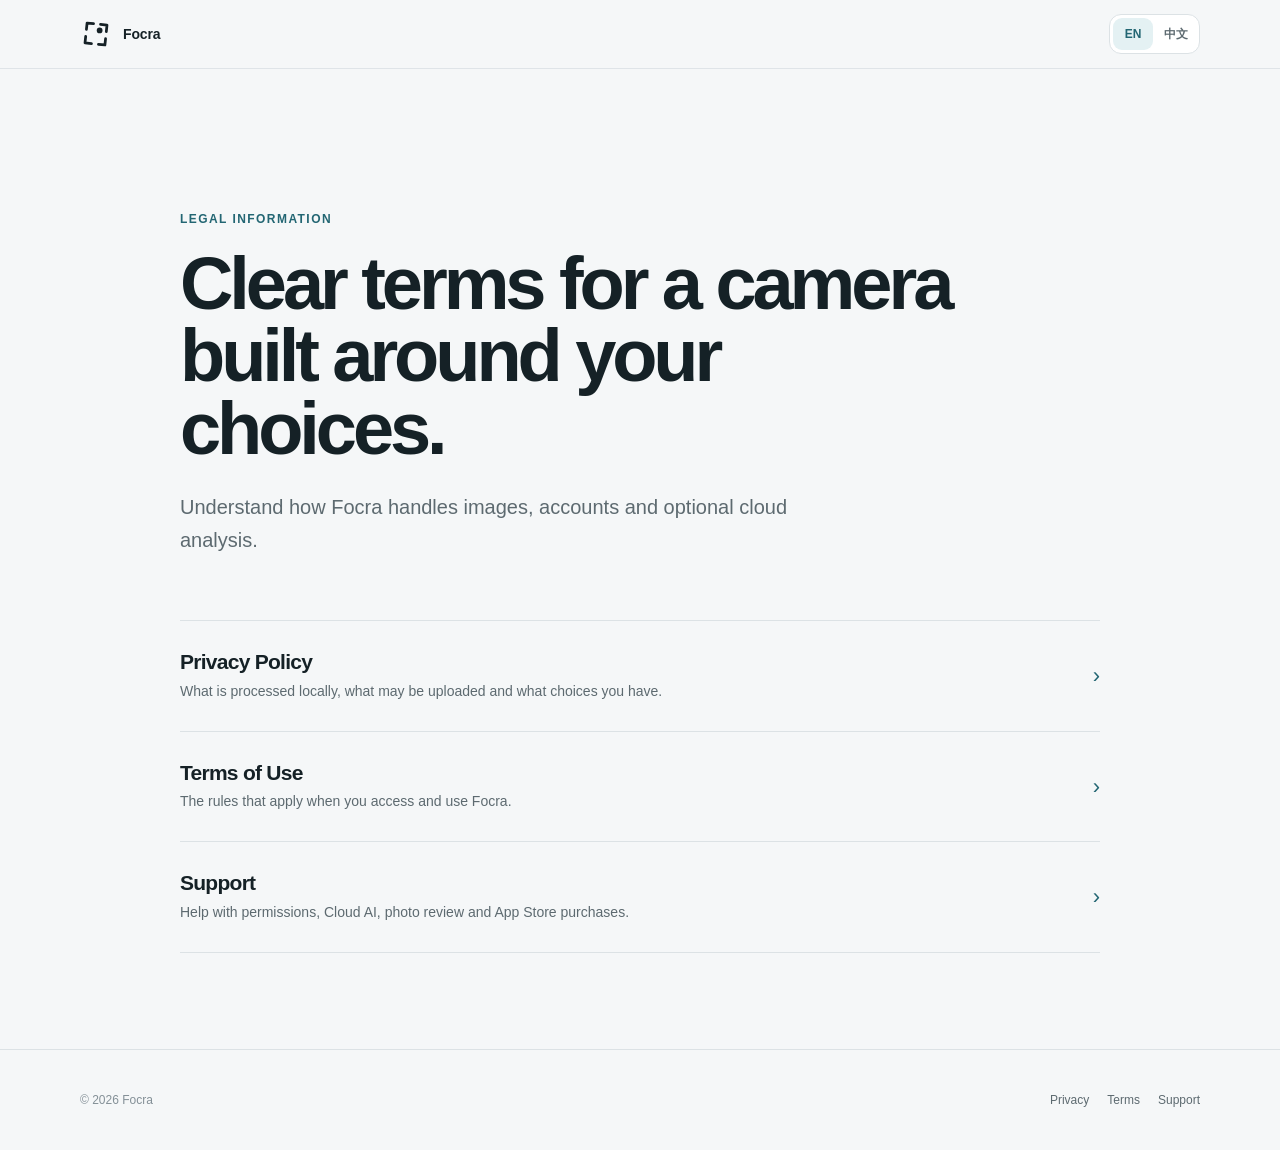
<file: index.html>
<!doctype html>
<html lang="en">
<head>
  <meta charset="utf-8">
  <meta name="viewport" content="width=device-width, initial-scale=1">
  <meta name="description" content="Legal information for Focra.">
  <meta name="theme-color" content="#f5f7f8">
  <meta property="og:title" content="Focra | Legal">
  <meta property="og:description" content="Privacy and terms for Focra.">
  <meta property="og:type" content="website">
  <meta property="og:url" content="https://focra.app/">
  <meta property="og:image" content="https://focra.app/assets/focra-social-card.png">
  <meta name="twitter:card" content="summary_large_image">
  <title>Focra | Legal</title>
  <link rel="icon" href="./assets/focra-logo.svg" type="image/svg+xml">
  <link rel="apple-touch-icon" href="./assets/focra-app-icon.png">
  <link rel="stylesheet" href="./assets/legal.css">
</head>
<body>
  <header class="site-header">
    <nav class="nav" aria-label="Primary navigation">
      <a class="brand" href="./" aria-label="Focra home"><span class="brand-logo" aria-hidden="true"></span><span class="brand-text">Focra</span></a>
      <div class="language-switch" aria-label="Language"><button type="button" data-language-button="en">EN</button><button type="button" data-language-button="zh">中文</button></div>
    </nav>
  </header>
  <main class="hub">
    <div data-lang="en">
      <p class="eyebrow">Legal information</p>
      <h1>Clear terms for a camera built around your choices.</h1>
      <p class="lede">Understand how Focra handles images, accounts and optional cloud analysis.</p>
      <div class="hub-list">
        <a class="hub-item" href="./privacy/"><span><h2>Privacy Policy</h2><p>What is processed locally, what may be uploaded and what choices you have.</p></span><span class="hub-arrow" aria-hidden="true">›</span></a>
        <a class="hub-item" href="./terms/"><span><h2>Terms of Use</h2><p>The rules that apply when you access and use Focra.</p></span><span class="hub-arrow" aria-hidden="true">›</span></a>
        <a class="hub-item" href="./support/"><span><h2>Support</h2><p>Help with permissions, Cloud AI, photo review and App Store purchases.</p></span><span class="hub-arrow" aria-hidden="true">›</span></a>
      </div>
    </div>
    <div data-lang="zh" hidden>
      <p class="eyebrow">法律信息</p>
      <h1>清楚说明你的权利，以及我们如何处理数据。</h1>
      <p class="lede">了解 Focra 如何处理图像、账号以及可选的云端 AI 分析。</p>
      <div class="hub-list">
        <a class="hub-item" href="./privacy/?lang=zh"><span><h2>隐私政策</h2><p>哪些数据在设备端处理、哪些内容可能上传，以及你拥有的选择。</p></span><span class="hub-arrow" aria-hidden="true">›</span></a>
        <a class="hub-item" href="./terms/?lang=zh"><span><h2>用户协议</h2><p>访问和使用 Focra 时适用的基本规则。</p></span><span class="hub-arrow" aria-hidden="true">›</span></a>
        <a class="hub-item" href="./support/?lang=zh"><span><h2>支持</h2><p>查看权限、云端 AI、照片点评和 App Store 购买的常见解决方法。</p></span><span class="hub-arrow" aria-hidden="true">›</span></a>
      </div>
    </div>
  </main>
  <footer class="site-footer"><div class="footer-inner"><span>© 2026 Focra</span><div class="footer-links"><a href="./privacy/">Privacy</a><a href="./terms/">Terms</a><a href="./support/">Support</a></div></div></footer>
  <script src="./assets/legal.js"></script>
</body>
</html>
</file>
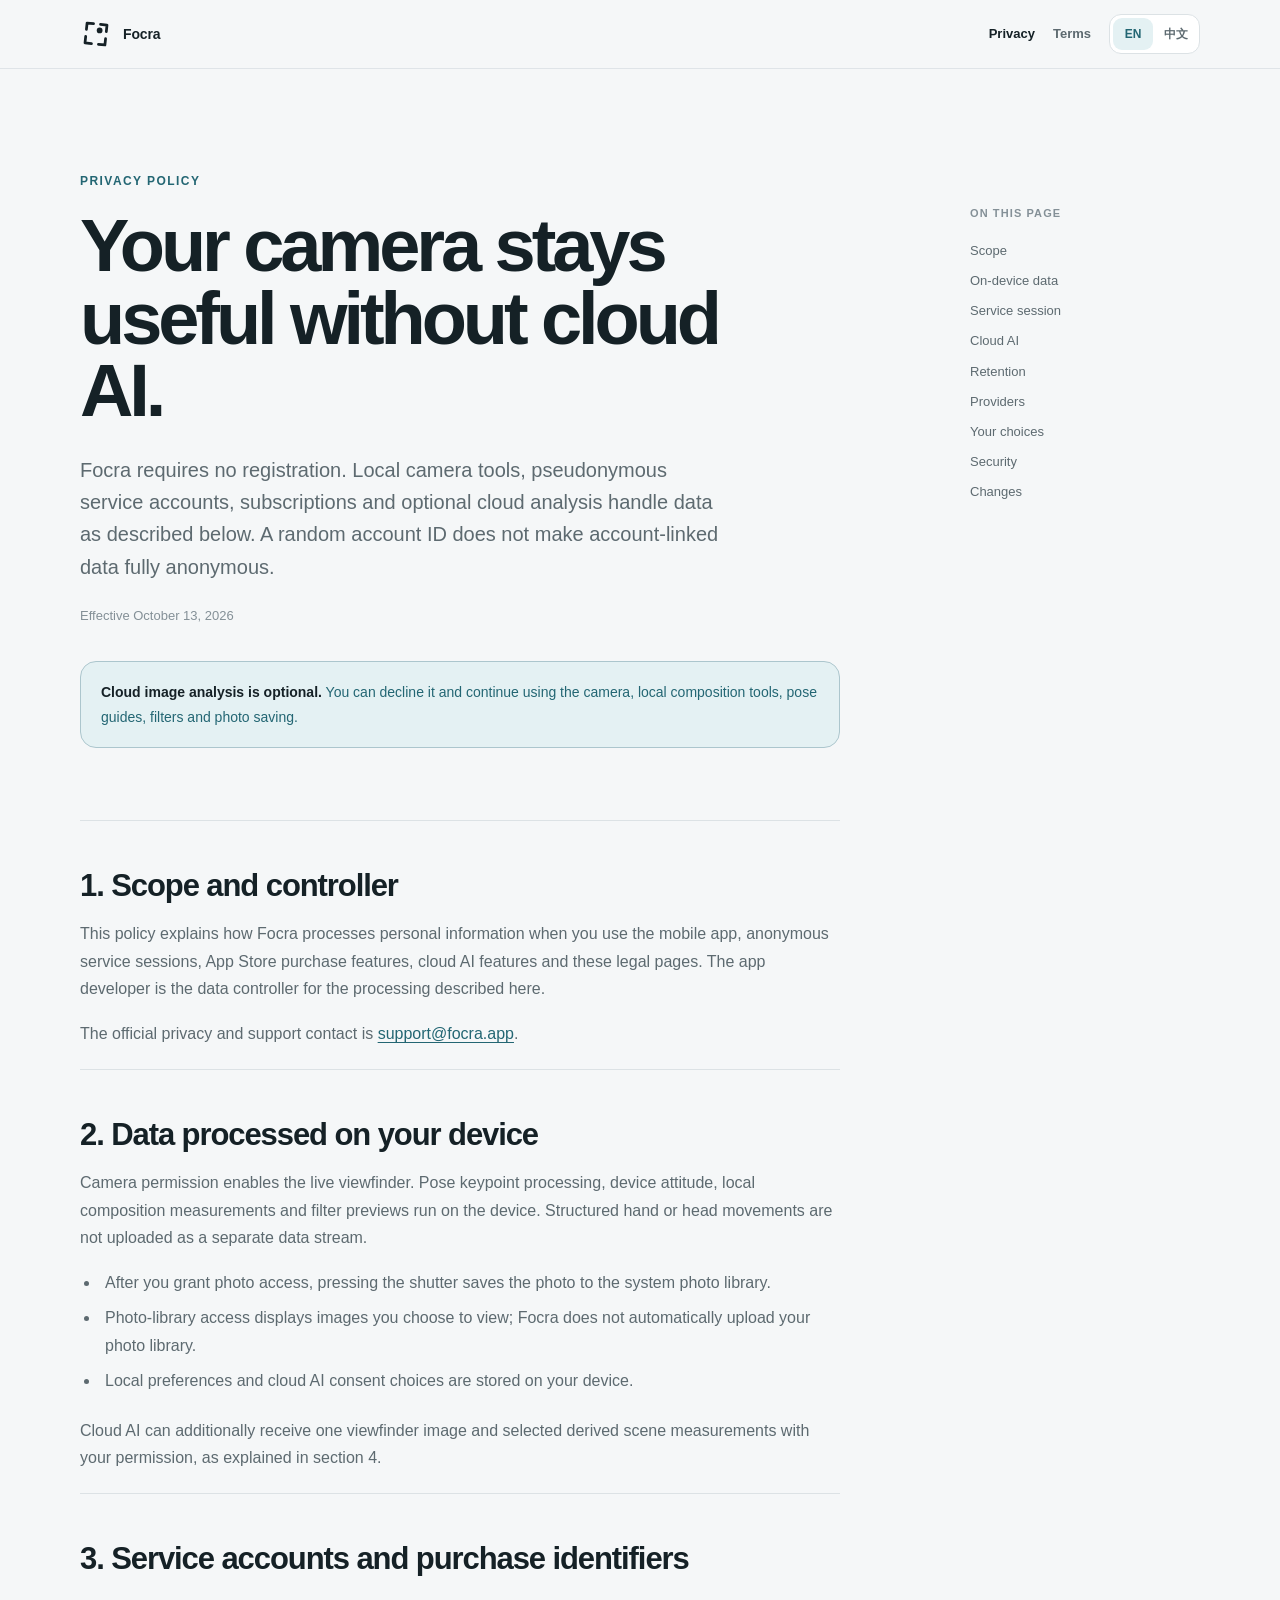
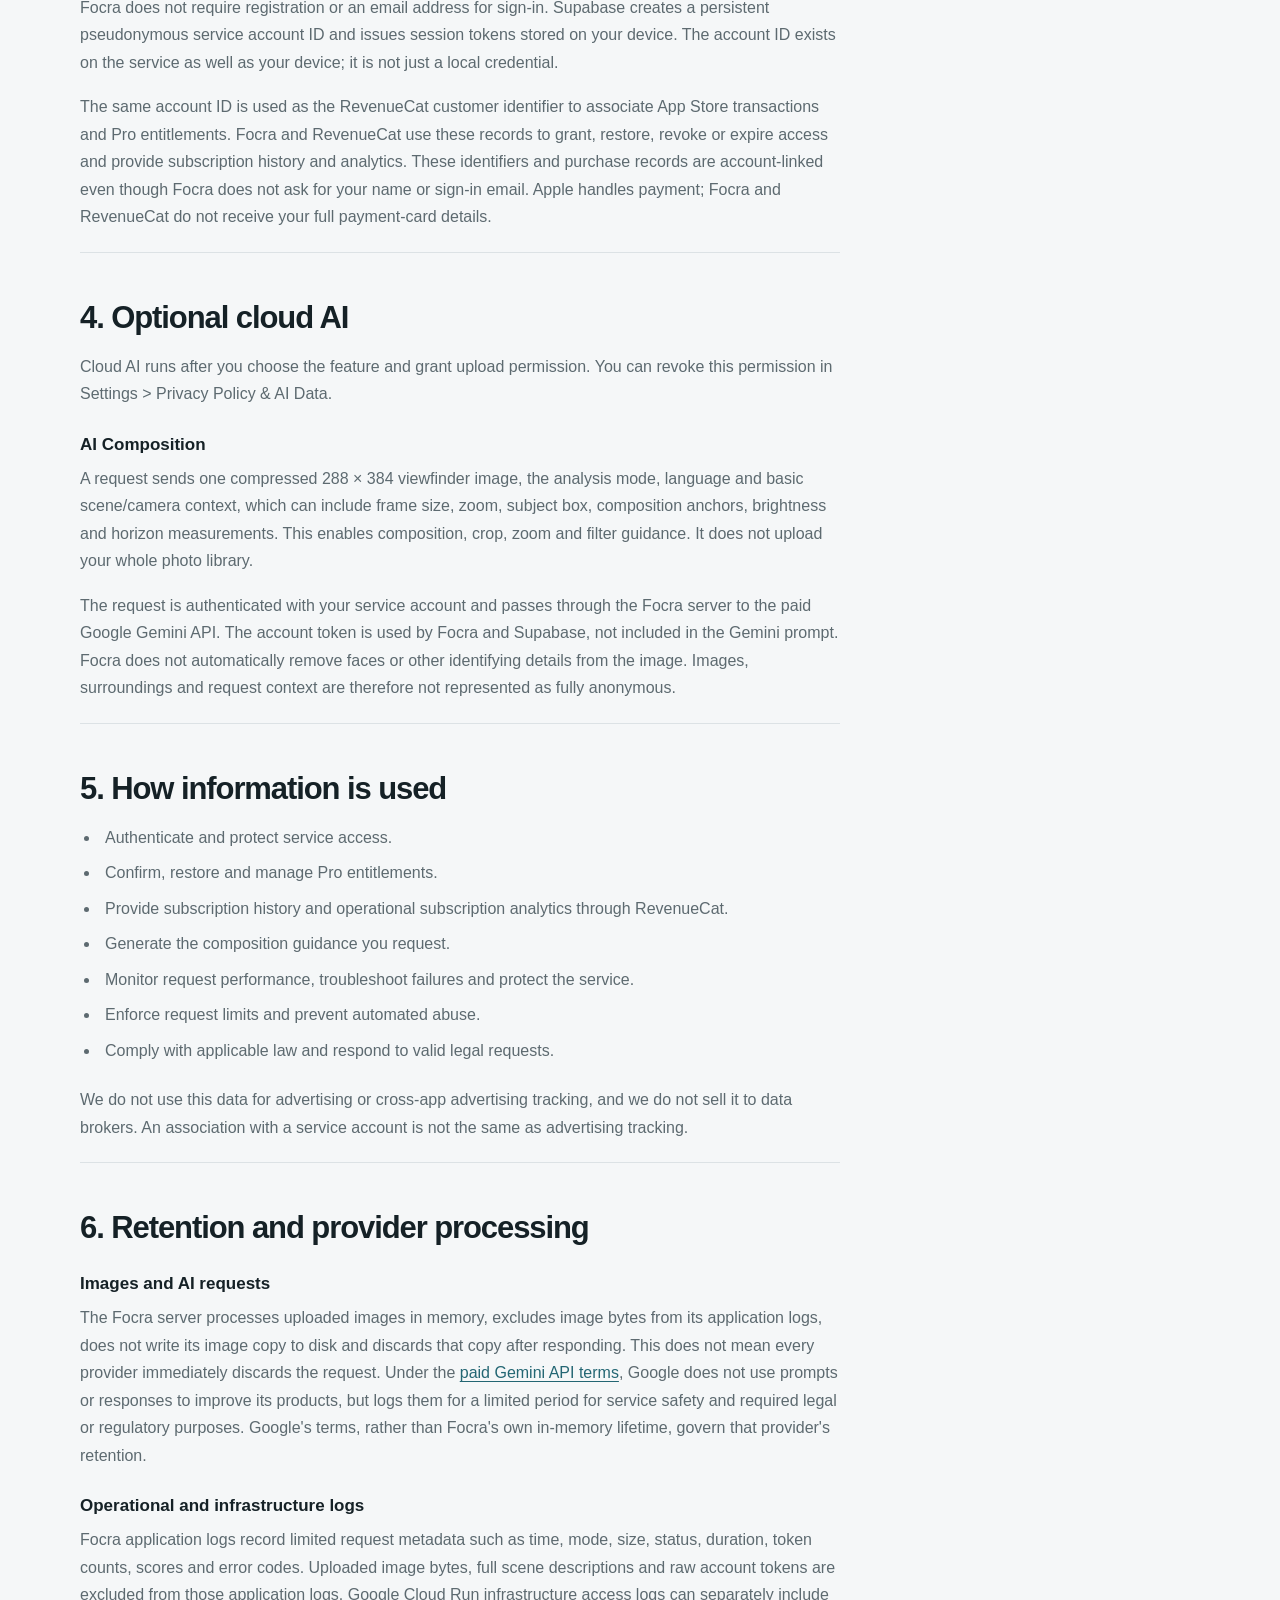
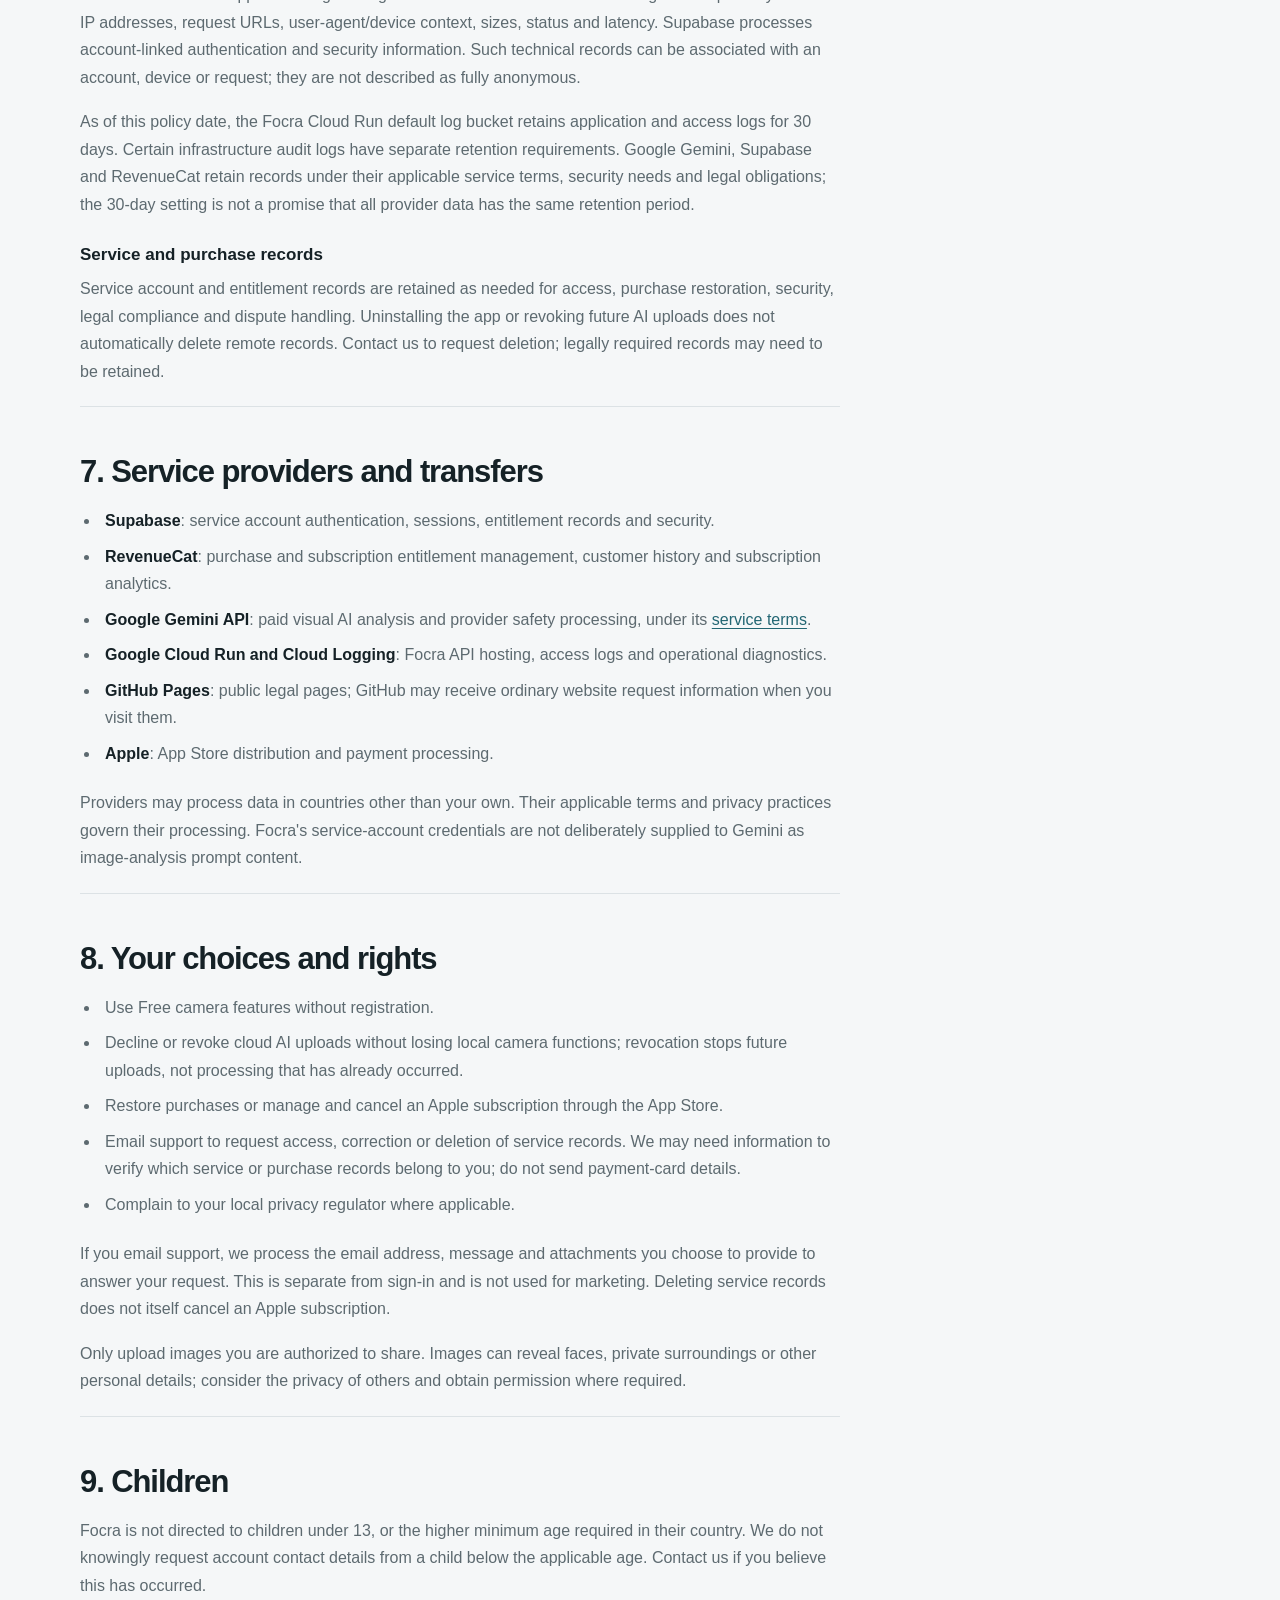
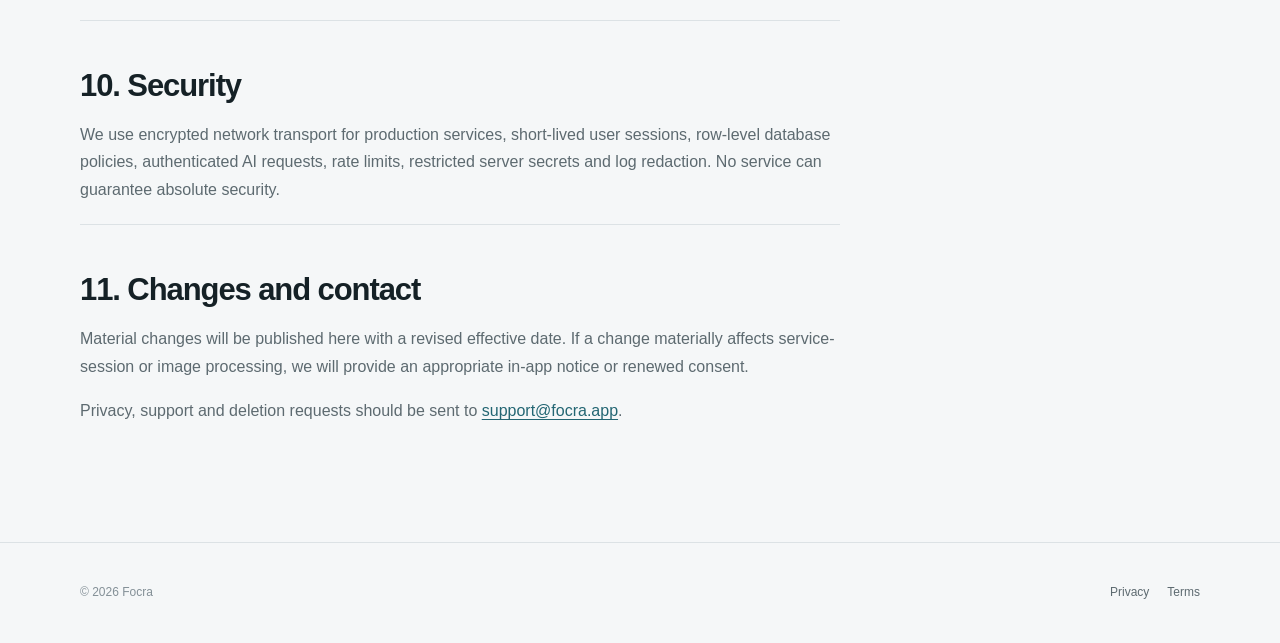
<file: privacy/index.html>
<!doctype html>
<html lang="en">
<head>
  <meta charset="utf-8">
  <meta name="viewport" content="width=device-width, initial-scale=1">
  <meta name="description" content="Privacy Policy for Focra.">
  <meta name="robots" content="index,follow">
  <meta name="theme-color" content="#f5f7f8">
  <meta property="og:title" content="Privacy Policy | Focra">
  <meta property="og:description" content="How Focra handles images, anonymous service sessions, App Store purchases and optional cloud AI.">
  <meta property="og:type" content="website">
  <meta property="og:url" content="https://focra.app/privacy/">
  <meta property="og:image" content="https://focra.app/assets/focra-social-card.png">
  <meta name="twitter:card" content="summary_large_image">
  <title>Privacy Policy | Focra</title>
  <link rel="canonical" href="https://focra.app/privacy/">
  <link rel="icon" href="../assets/focra-logo.svg" type="image/svg+xml">
  <link rel="apple-touch-icon" href="../assets/focra-app-icon.png">
  <link rel="stylesheet" href="../assets/legal.css">
</head>
<body>
  <header class="site-header">
    <nav class="nav" aria-label="Primary navigation">
      <a class="brand" href="../" aria-label="Focra home"><span class="brand-logo" aria-hidden="true"></span><span class="brand-text">Focra</span></a>
      <div class="nav-actions"><a class="nav-link" aria-current="page" href="./">Privacy</a><a class="nav-link" href="../terms/">Terms</a><div class="language-switch" aria-label="Language"><button type="button" data-language-button="en">EN</button><button type="button" data-language-button="zh">中文</button></div></div>
    </nav>
  </header>
  <div class="shell">
    <main class="document">
      <article data-lang="en">
        <header class="hero"><p class="eyebrow">Privacy Policy</p><h1>Your camera stays useful without cloud AI.</h1><p class="lede">Focra requires no registration. Local camera tools, pseudonymous service accounts, subscriptions and optional cloud analysis handle data as described below. A random account ID does not make account-linked data fully anonymous.</p><p class="effective">Effective October 13, 2026</p><div class="notice"><strong>Cloud image analysis is optional.</strong> You can decline it and continue using the camera, local composition tools, pose guides, filters and photo saving.</div></header>
        <section class="legal-section" id="scope"><h2>1. Scope and controller</h2><p>This policy explains how Focra processes personal information when you use the mobile app, anonymous service sessions, App Store purchase features, cloud AI features and these legal pages. The app developer is the data controller for the processing described here.</p><p>The official privacy and support contact is <a href="mailto:support@focra.app">support@focra.app</a>.</p></section>
        <section class="legal-section" id="local"><h2>2. Data processed on your device</h2><p>Camera permission enables the live viewfinder. Pose keypoint processing, device attitude, local composition measurements and filter previews run on the device. Structured hand or head movements are not uploaded as a separate data stream.</p><ul><li>After you grant photo access, pressing the shutter saves the photo to the system photo library.</li><li>Photo-library access displays images you choose to view; Focra does not automatically upload your photo library.</li><li>Local preferences and cloud AI consent choices are stored on your device.</li></ul><p>Cloud AI can additionally receive one viewfinder image and selected derived scene measurements with your permission, as explained in section 4.</p></section>
        <section class="legal-section" id="session"><h2>3. Service accounts and purchase identifiers</h2><p>Focra does not require registration or an email address for sign-in. Supabase creates a persistent pseudonymous service account ID and issues session tokens stored on your device. The account ID exists on the service as well as your device; it is not just a local credential.</p><p>The same account ID is used as the RevenueCat customer identifier to associate App Store transactions and Pro entitlements. Focra and RevenueCat use these records to grant, restore, revoke or expire access and provide subscription history and analytics. These identifiers and purchase records are account-linked even though Focra does not ask for your name or sign-in email. Apple handles payment; Focra and RevenueCat do not receive your full payment-card details.</p></section>
        <section class="legal-section" id="ai"><h2>4. Optional cloud AI</h2><p>Cloud AI runs after you choose the feature and grant upload permission. You can revoke this permission in Settings &gt; Privacy Policy &amp; AI Data.</p><h3>AI Composition</h3><p>A request sends one compressed 288 × 384 viewfinder image, the analysis mode, language and basic scene/camera context, which can include frame size, zoom, subject box, composition anchors, brightness and horizon measurements. This enables composition, crop, zoom and filter guidance. It does not upload your whole photo library.</p><p>The request is authenticated with your service account and passes through the Focra server to the paid Google Gemini API. The account token is used by Focra and Supabase, not included in the Gemini prompt. Focra does not automatically remove faces or other identifying details from the image. Images, surroundings and request context are therefore not represented as fully anonymous.</p></section>
        <section class="legal-section" id="use"><h2>5. How information is used</h2><ul><li>Authenticate and protect service access.</li><li>Confirm, restore and manage Pro entitlements.</li><li>Provide subscription history and operational subscription analytics through RevenueCat.</li><li>Generate the composition guidance you request.</li><li>Monitor request performance, troubleshoot failures and protect the service.</li><li>Enforce request limits and prevent automated abuse.</li><li>Comply with applicable law and respond to valid legal requests.</li></ul><p>We do not use this data for advertising or cross-app advertising tracking, and we do not sell it to data brokers. An association with a service account is not the same as advertising tracking.</p></section>
        <section class="legal-section" id="retention"><h2>6. Retention and provider processing</h2><h3>Images and AI requests</h3><p>The Focra server processes uploaded images in memory, excludes image bytes from its application logs, does not write its image copy to disk and discards that copy after responding. This does not mean every provider immediately discards the request. Under the <a href="https://ai.google.dev/gemini-api/terms#paid-services">paid Gemini API terms</a>, Google does not use prompts or responses to improve its products, but logs them for a limited period for service safety and required legal or regulatory purposes. Google's terms, rather than Focra's own in-memory lifetime, govern that provider's retention.</p><h3>Operational and infrastructure logs</h3><p>Focra application logs record limited request metadata such as time, mode, size, status, duration, token counts, scores and error codes. Uploaded image bytes, full scene descriptions and raw account tokens are excluded from those application logs. Google Cloud Run infrastructure access logs can separately include IP addresses, request URLs, user-agent/device context, sizes, status and latency. Supabase processes account-linked authentication and security information. Such technical records can be associated with an account, device or request; they are not described as fully anonymous.</p><p>As of this policy date, the Focra Cloud Run default log bucket retains application and access logs for 30 days. Certain infrastructure audit logs have separate retention requirements. Google Gemini, Supabase and RevenueCat retain records under their applicable service terms, security needs and legal obligations; the 30-day setting is not a promise that all provider data has the same retention period.</p><h3>Service and purchase records</h3><p>Service account and entitlement records are retained as needed for access, purchase restoration, security, legal compliance and dispute handling. Uninstalling the app or revoking future AI uploads does not automatically delete remote records. Contact us to request deletion; legally required records may need to be retained.</p></section>
        <section class="legal-section" id="providers"><h2>7. Service providers and transfers</h2><ul><li><strong>Supabase</strong>: service account authentication, sessions, entitlement records and security.</li><li><strong>RevenueCat</strong>: purchase and subscription entitlement management, customer history and subscription analytics.</li><li><strong>Google Gemini API</strong>: paid visual AI analysis and provider safety processing, under its <a href="https://ai.google.dev/gemini-api/terms">service terms</a>.</li><li><strong>Google Cloud Run and Cloud Logging</strong>: Focra API hosting, access logs and operational diagnostics.</li><li><strong>GitHub Pages</strong>: public legal pages; GitHub may receive ordinary website request information when you visit them.</li><li><strong>Apple</strong>: App Store distribution and payment processing.</li></ul><p>Providers may process data in countries other than your own. Their applicable terms and privacy practices govern their processing. Focra's service-account credentials are not deliberately supplied to Gemini as image-analysis prompt content.</p></section>
        <section class="legal-section" id="choices"><h2>8. Your choices and rights</h2><ul><li>Use Free camera features without registration.</li><li>Decline or revoke cloud AI uploads without losing local camera functions; revocation stops future uploads, not processing that has already occurred.</li><li>Restore purchases or manage and cancel an Apple subscription through the App Store.</li><li>Email support to request access, correction or deletion of service records. We may need information to verify which service or purchase records belong to you; do not send payment-card details.</li><li>Complain to your local privacy regulator where applicable.</li></ul><p>If you email support, we process the email address, message and attachments you choose to provide to answer your request. This is separate from sign-in and is not used for marketing. Deleting service records does not itself cancel an Apple subscription.</p><p>Only upload images you are authorized to share. Images can reveal faces, private surroundings or other personal details; consider the privacy of others and obtain permission where required.</p></section>
        <section class="legal-section" id="children"><h2>9. Children</h2><p>Focra is not directed to children under 13, or the higher minimum age required in their country. We do not knowingly request account contact details from a child below the applicable age. Contact us if you believe this has occurred.</p></section>
        <section class="legal-section" id="security"><h2>10. Security</h2><p>We use encrypted network transport for production services, short-lived user sessions, row-level database policies, authenticated AI requests, rate limits, restricted server secrets and log redaction. No service can guarantee absolute security.</p></section>
        <section class="legal-section" id="changes"><h2>11. Changes and contact</h2><p>Material changes will be published here with a revised effective date. If a change materially affects service-session or image processing, we will provide an appropriate in-app notice or renewed consent.</p><p>Privacy, support and deletion requests should be sent to <a href="mailto:support@focra.app">support@focra.app</a>.</p></section>
      </article>

      <article data-lang="zh" hidden>
        <header class="hero"><p class="eyebrow">隐私政策</p><h1>不使用云端 AI，相机依然完整可用。</h1><p class="lede">Focra 无需注册。本地相机功能、假名服务账户、订阅和可选云端分析按下文所述处理数据。随机账户 ID 并不意味着与账户关联的数据完全匿名。</p><p class="effective">生效日期：2026 年 10 月 13 日</p><div class="notice"><strong>云端图像分析完全可选。</strong>你可以拒绝，并继续使用相机、本地构图、姿势引导、滤镜和照片保存。</div></header>
        <section class="legal-section"><h2>1. 适用范围与数据控制者</h2><p>本政策说明你使用 Focra 移动应用、匿名服务会话、App Store 购买功能、云端 AI 功能及本法律信息网站时，我们如何处理个人信息。应用开发者是本政策所述处理活动的数据控制者。</p><p>正式隐私与支持邮箱为 <a href="mailto:support@focra.app">support@focra.app</a>。</p></section>
        <section class="legal-section"><h2>2. 在设备端处理的数据</h2><p>相机权限用于实时取景。姿势关键点处理、设备姿态、本地构图计算和滤镜预览在设备端运行，不会另行上传结构化的手部或头部动作数据。</p><ul><li>允许照片权限后，按下快门拍摄的照片会直接写入系统图库。</li><li>图库权限用于显示你选择查看的图片；Focra 不会自动上传整个图库。</li><li>本地偏好和云端 AI 授权选择保存在设备上。</li></ul><p>获得授权后，云端 AI 还可以接收一张取景图像及部分由本地计算得到的场景指标，详见第 4 节。</p></section>
        <section class="legal-section"><h2>3. 服务账户与购买标识符</h2><p>Focra 无需注册，也不为登录收集邮箱。Supabase 会创建持续使用的假名服务账户 ID，并签发保存在设备上的会话令牌。账户 ID 同时存在于服务端和设备上，并非仅在本地使用的凭据。</p><p>同一个账户 ID 用作 RevenueCat 客户标识符，将 App Store 交易和 Pro 权益关联起来。Focra 与 RevenueCat 使用这些记录授予、恢复、撤销或终止权益，并提供订阅历史和统计。即使我们不要求提供姓名或登录邮箱，这些标识符及购买记录仍关联服务账户。Apple 处理付款；Focra 与 RevenueCat 不会收到完整支付卡信息。</p></section>
        <section class="legal-section"><h2>4. 可选的云端 AI</h2><p>你主动选择功能并授权上传后，云端 AI 才会运行。授权可在“设置 &gt; 隐私政策与 AI 数据”中撤回。</p><h3>AI 构图</h3><p>一次请求发送一张压缩后的 288 × 384 取景图像、分析模式、语言及少量场景／拍摄上下文，其中可能包括画面尺寸、变焦、主体框、构图锚点、亮度和水平线指标，用于提供构图、裁切、变焦及滤镜建议。不会上传整个图库。</p><p>请求通过你的服务账户验证，经 Focra 服务发送至付费 Google Gemini API。账户令牌由 Focra 和 Supabase 用于身份验证，不作为提示词传给 Gemini。Focra 不会自动移除图像中的人脸或其他可识别信息，因此不会将图像、周围环境及请求上下文宣称为完全匿名的数据。</p></section>
        <section class="legal-section"><h2>5. 信息用途</h2><ul><li>验证并保护服务访问。</li><li>确认、恢复和管理 Pro 权益。</li><li>通过 RevenueCat 提供订阅历史及运行所需的订阅统计。</li><li>生成你请求的构图建议。</li><li>监测请求性能、排查故障并保护服务。</li><li>执行请求限制并防止自动化滥用。</li><li>遵守适用法律及响应有效法律要求。</li></ul><p>我们不将这些数据用于广告或跨应用广告追踪，也不向数据经纪商出售数据。与服务账户关联不等于用于广告追踪。</p></section>
        <section class="legal-section"><h2>6. 保存期限与提供商处理</h2><h3>图像与 AI 请求</h3><p>Focra 服务在内存中处理上传图像，不在应用日志中记录图像字节，不将自己的图像副本写入磁盘，并在响应后丢弃副本。这不意味着所有提供商都会立即删除请求。根据 <a href="https://ai.google.dev/gemini-api/terms#paid-services">Gemini 付费服务条款</a>，Google 不使用输入或输出改进其产品，但会为服务安全及必要的法律或监管要求短期记录这些内容。提供商的保存期限由其条款约定，并非 Focra 自身内存副本的存续时间。</p><h3>运行与基础设施日志</h3><p>Focra 应用日志记录有限的请求元数据，例如时间、模式、体积、状态、耗时、令牌用量、评分和错误码，不包含上传图像字节、完整场景描述或原始账户令牌。Google Cloud Run 基础设施访问日志另行记录的内容可能包括 IP 地址、请求网址、用户代理／设备上下文、体积、状态和耗时。Supabase 会处理与账户关联的身份验证及安全信息。这些技术记录可能关联账户、设备或请求，不会被宣称为完全匿名。</p><p>截至本政策日期，Focra Cloud Run 默认日志桶将应用及访问日志保留 30 天；部分基础设施审计日志另有保存要求。Google Gemini、Supabase 和 RevenueCat 按各自适用条款、安全需要及法律义务保留记录。30 天的设置并不代表所有提供商数据均具有相同保存期限。</p><h3>服务与购买记录</h3><p>服务账户和权益记录按访问、恢复购买、安全、法律合规及争议处理的需要保留。卸载 App 或撤回未来上传授权不会自动删除远端记录。你可以联系支持请求删除；依法必须保留的记录可能需要继续保存。</p></section>
        <section class="legal-section"><h2>7. 服务提供商与跨境处理</h2><ul><li><strong>Supabase</strong>：服务账户身份验证、会话、权益记录和安全。</li><li><strong>RevenueCat</strong>：购买及订阅权益管理、客户历史和订阅统计。</li><li><strong>Google Gemini API</strong>：付费视觉 AI 分析及提供商的安全处理，适用其 <a href="https://ai.google.dev/gemini-api/terms">服务条款</a>。</li><li><strong>Google Cloud Run 与 Cloud Logging</strong>：Focra API 托管、访问日志及运行诊断。</li><li><strong>GitHub Pages</strong>：公开法律页面托管；访问时 GitHub 可能接收普通网站请求信息。</li><li><strong>Apple</strong>：App Store 分发和付款处理。</li></ul><p>提供商可能在你所在国家或地区以外处理数据，其处理适用相应条款与隐私规则。Focra 不会有意将服务账户凭据作为图像分析提示词内容提供给 Gemini。</p></section>
        <section class="legal-section"><h2>8. 你的选择与权利</h2><ul><li>无需注册即可使用免费相机功能。</li><li>拒绝或撤回云端 AI 上传，不影响本地相机功能；撤回将停止未来上传，不会撤销已经发生的处理。</li><li>通过 App Store 恢复购买、管理或取消 Apple 订阅。</li><li>发送邮件请求访问、更正或删除服务记录。我们可能需要核实哪些服务或购买记录属于你；请勿发送支付卡信息。</li><li>在适用情况下向当地隐私监管机构投诉。</li></ul><p>若你主动发送支持邮件，我们将为处理请求而使用你提供的邮箱、消息及附件；这与 App 登录无关，也不用于营销。删除服务记录并不会自动取消 Apple 订阅。</p><p>请仅上传你有权分享的图像。图像可能揭示人脸、私人环境或其他个人信息，请尊重他人隐私并在必要时取得许可。</p></section>
        <section class="legal-section"><h2>9. 儿童</h2><p>Focra 不面向 13 岁以下儿童，或其所在地区法律规定的更高最低年龄。我们不会故意向低于适用年龄的儿童索取账号联系信息。如你认为发生了这种情况，请联系我们。</p></section>
        <section class="legal-section"><h2>10. 安全</h2><p>我们为正式服务使用加密网络传输、短期用户会话、数据库行级安全策略、已认证 AI 请求、频率限制、受限服务器密钥和日志脱敏。但任何服务都无法保证绝对安全。</p></section>
        <section class="legal-section"><h2>11. 政策更新与联系</h2><p>重大变更会在此发布并更新生效日期。如果变更会显著影响服务会话或图像处理，我们将提供适当的应用内提示或重新征求授权。</p><p>隐私、支持及删除请求请发送至 <a href="mailto:support@focra.app">support@focra.app</a>。</p></section>
      </article>
    </main>
    <aside class="toc" data-lang="en" aria-label="On this page"><p class="toc-title">On this page</p><a href="#scope">Scope</a><a href="#local">On-device data</a><a href="#session">Service session</a><a href="#ai">Cloud AI</a><a href="#retention">Retention</a><a href="#providers">Providers</a><a href="#choices">Your choices</a><a href="#security">Security</a><a href="#changes">Changes</a></aside>
  </div>
  <footer class="site-footer"><div class="footer-inner"><span>© 2026 Focra</span><div class="footer-links"><a href="./">Privacy</a><a href="../terms/">Terms</a></div></div></footer>
  <script src="../assets/legal.js"></script>
</body>
</html>
</file>
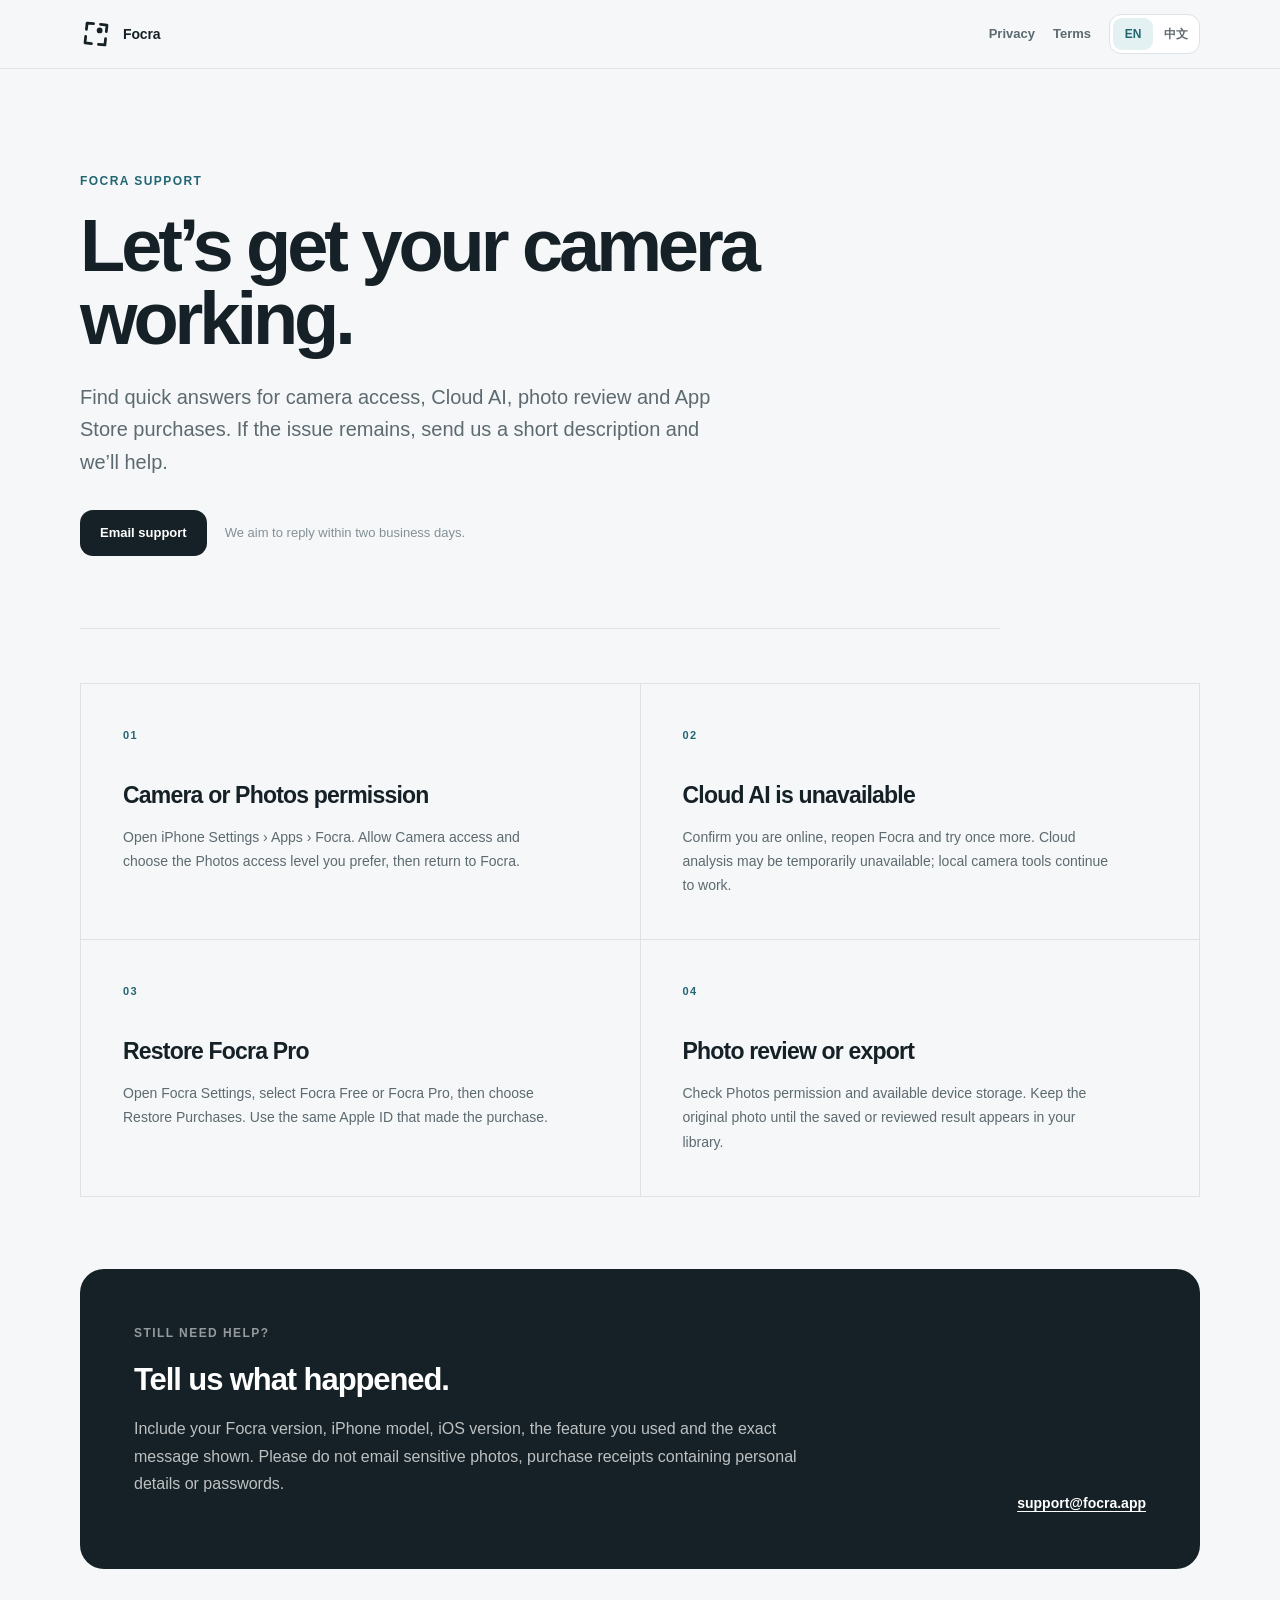
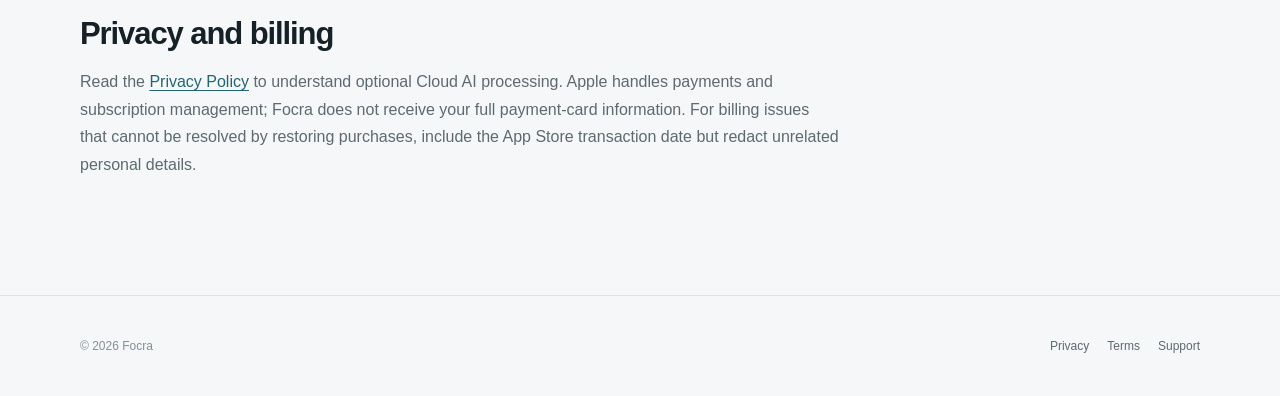
<file: support/index.html>
<!doctype html>
<html lang="en">
<head>
  <meta charset="utf-8">
  <meta name="viewport" content="width=device-width, initial-scale=1">
  <meta name="description" content="Get help with Focra camera, Cloud AI and App Store purchases.">
  <meta name="robots" content="index,follow">
  <meta name="theme-color" content="#f5f7f8">
  <meta property="og:title" content="Focra | Support">
  <meta property="og:description" content="Help with Focra, Cloud AI, permissions and purchases.">
  <meta property="og:type" content="website">
  <meta property="og:url" content="https://focra.app/support/">
  <meta property="og:image" content="https://focra.app/assets/focra-social-card.png">
  <title>Focra | Support</title>
  <link rel="canonical" href="https://focra.app/support/">
  <link rel="icon" href="../assets/focra-logo.svg" type="image/svg+xml">
  <link rel="apple-touch-icon" href="../assets/focra-app-icon.png">
  <link rel="stylesheet" href="../assets/legal.css">
</head>
<body>
  <header class="site-header">
    <nav class="nav" aria-label="Primary navigation">
      <a class="brand" href="../" aria-label="Focra home"><span class="brand-logo" aria-hidden="true"></span><span class="brand-text">Focra</span></a>
      <div class="nav-actions"><a class="nav-link" href="../privacy/">Privacy</a><a class="nav-link" href="../terms/">Terms</a><div class="language-switch" aria-label="Language"><button type="button" data-language-button="en">EN</button><button type="button" data-language-button="zh">中文</button></div></div>
    </nav>
  </header>
  <main class="support-page">
    <article data-lang="en">
      <header class="hero"><p class="eyebrow">Focra support</p><h1>Let’s get your camera working.</h1><p class="lede">Find quick answers for camera access, Cloud AI, photo review and App Store purchases. If the issue remains, send us a short description and we’ll help.</p><div class="support-actions"><a class="support-primary" href="mailto:support@focra.app?subject=Focra%20support">Email support</a><span>We aim to reply within two business days.</span></div></header>
      <section class="support-grid" aria-label="Support topics">
        <div class="support-card"><p class="support-number">01</p><h2>Camera or Photos permission</h2><p>Open iPhone Settings › Apps › Focra. Allow Camera access and choose the Photos access level you prefer, then return to Focra.</p></div>
        <div class="support-card"><p class="support-number">02</p><h2>Cloud AI is unavailable</h2><p>Confirm you are online, reopen Focra and try once more. Cloud analysis may be temporarily unavailable; local camera tools continue to work.</p></div>
        <div class="support-card"><p class="support-number">03</p><h2>Restore Focra Pro</h2><p>Open Focra Settings, select Focra Free or Focra Pro, then choose Restore Purchases. Use the same Apple ID that made the purchase.</p></div>
        <div class="support-card"><p class="support-number">04</p><h2>Photo review or export</h2><p>Check Photos permission and available device storage. Keep the original photo until the saved or reviewed result appears in your library.</p></div>
      </section>
      <section class="contact-panel"><div><p class="eyebrow">Still need help?</p><h2>Tell us what happened.</h2><p>Include your Focra version, iPhone model, iOS version, the feature you used and the exact message shown. Please do not email sensitive photos, purchase receipts containing personal details or passwords.</p></div><a href="mailto:support@focra.app?subject=Focra%20support">support@focra.app</a></section>
      <section class="legal-section"><h2>Privacy and billing</h2><p>Read the <a href="../privacy/">Privacy Policy</a> to understand optional Cloud AI processing. Apple handles payments and subscription management; Focra does not receive your full payment-card information. For billing issues that cannot be resolved by restoring purchases, include the App Store transaction date but redact unrelated personal details.</p></section>
    </article>
    <article data-lang="zh" hidden>
      <header class="hero"><p class="eyebrow">Focra 支持</p><h1>让相机尽快恢复正常。</h1><p class="lede">这里提供相机权限、云端 AI、照片点评和 App Store 购买的常见解决方法。如问题仍未解决，请把简短说明发给我们。</p><div class="support-actions"><a class="support-primary" href="mailto:support@focra.app?subject=Focra%20%E6%94%AF%E6%8C%81">联系支持</a><span>我们会尽量在两个工作日内回复。</span></div></header>
      <section class="support-grid" aria-label="支持主题">
        <div class="support-card"><p class="support-number">01</p><h2>相机或照片权限</h2><p>打开 iPhone“设置”›“App”›“Focra”，允许相机访问并选择你需要的照片访问范围，然后返回 Focra。</p></div>
        <div class="support-card"><p class="support-number">02</p><h2>云端 AI 暂不可用</h2><p>确认网络连接正常，重新打开 Focra 后再试一次。云端分析可能暂时不可用，本地相机工具仍可继续使用。</p></div>
        <div class="support-card"><p class="support-number">03</p><h2>恢复 Focra Pro</h2><p>打开 Focra 设置，进入 Focra 免费版或 Focra Pro 页面并选择“恢复购买”。请使用最初购买时的同一个 Apple ID。</p></div>
        <div class="support-card"><p class="support-number">04</p><h2>照片点评或导出</h2><p>检查照片权限和设备剩余空间。在点评结果或保存结果出现在图库之前，请保留原始照片。</p></div>
      </section>
      <section class="contact-panel"><div><p class="eyebrow">仍需要帮助？</p><h2>告诉我们发生了什么。</h2><p>请附上 Focra 版本、iPhone 型号、iOS 版本、使用的功能以及屏幕上的完整错误信息。请勿通过邮件发送敏感照片、含个人信息的完整购买凭证或密码。</p></div><a href="mailto:support@focra.app?subject=Focra%20%E6%94%AF%E6%8C%81">support@focra.app</a></section>
      <section class="legal-section"><h2>隐私与付款</h2><p>你可以阅读<a href="../privacy/">隐私政策</a>了解可选云端 AI 的处理方式。付款和订阅管理由 Apple 处理，Focra 不会收到完整银行卡信息。如果恢复购买仍无法解决付款问题，可提供 App Store 交易日期，但请遮盖无关个人信息。</p></section>
    </article>
  </main>
  <footer class="site-footer"><div class="footer-inner"><span>© 2026 Focra</span><div class="footer-links"><a href="../privacy/">Privacy</a><a href="../terms/">Terms</a><a href="./">Support</a></div></div></footer>
  <script src="../assets/legal.js"></script>
</body>
</html>
</file>
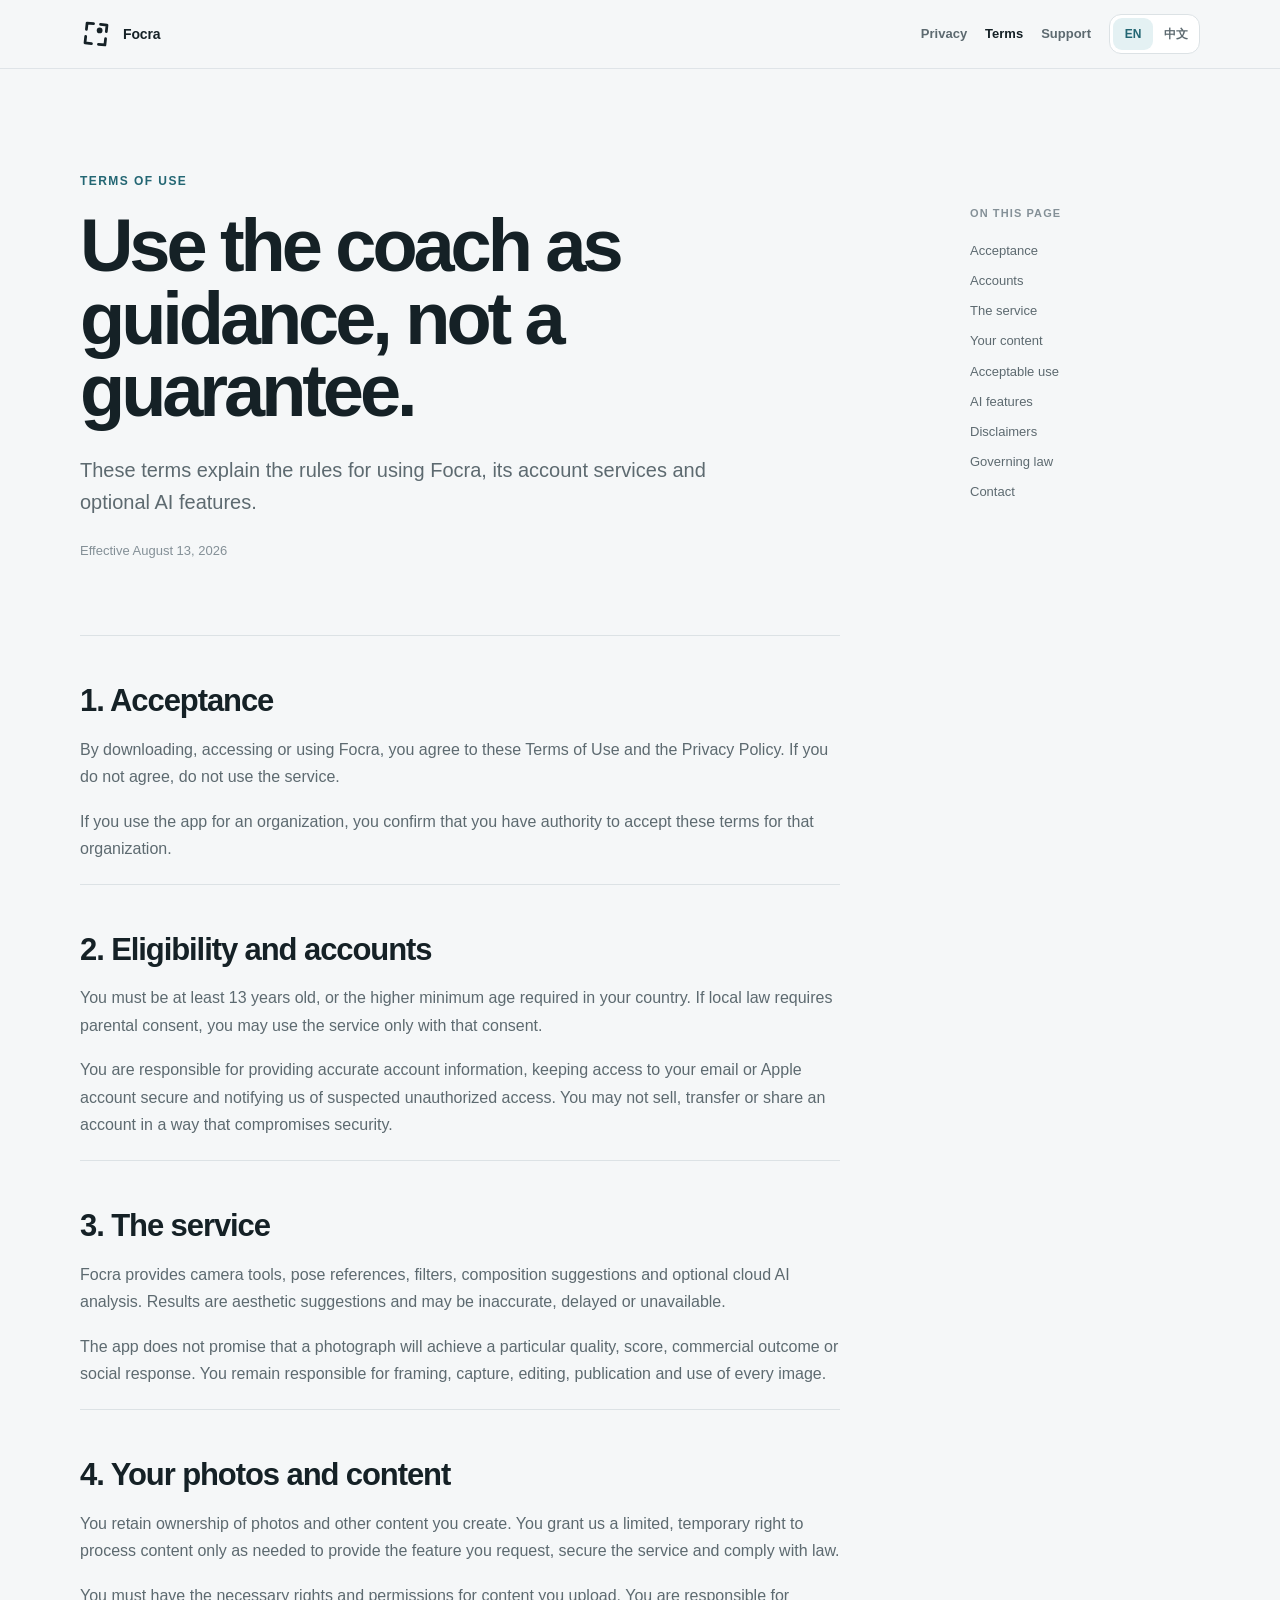
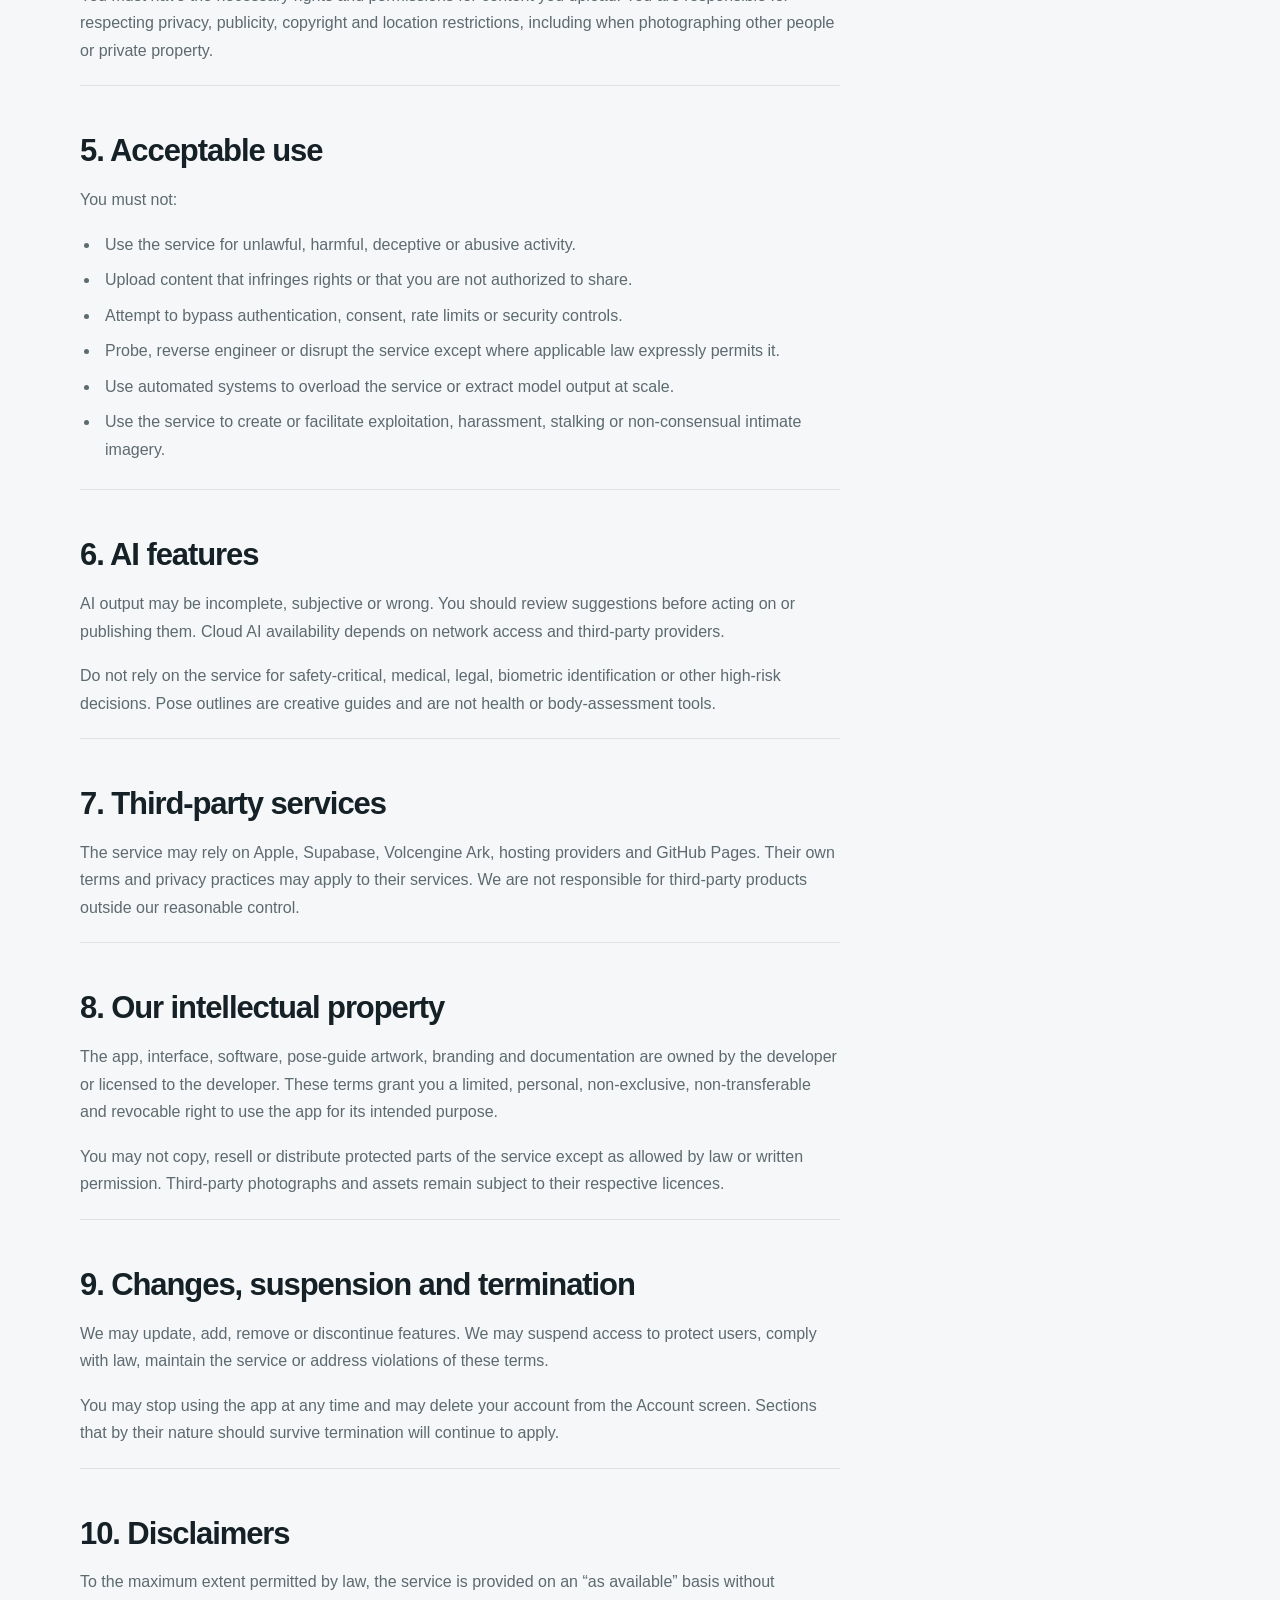
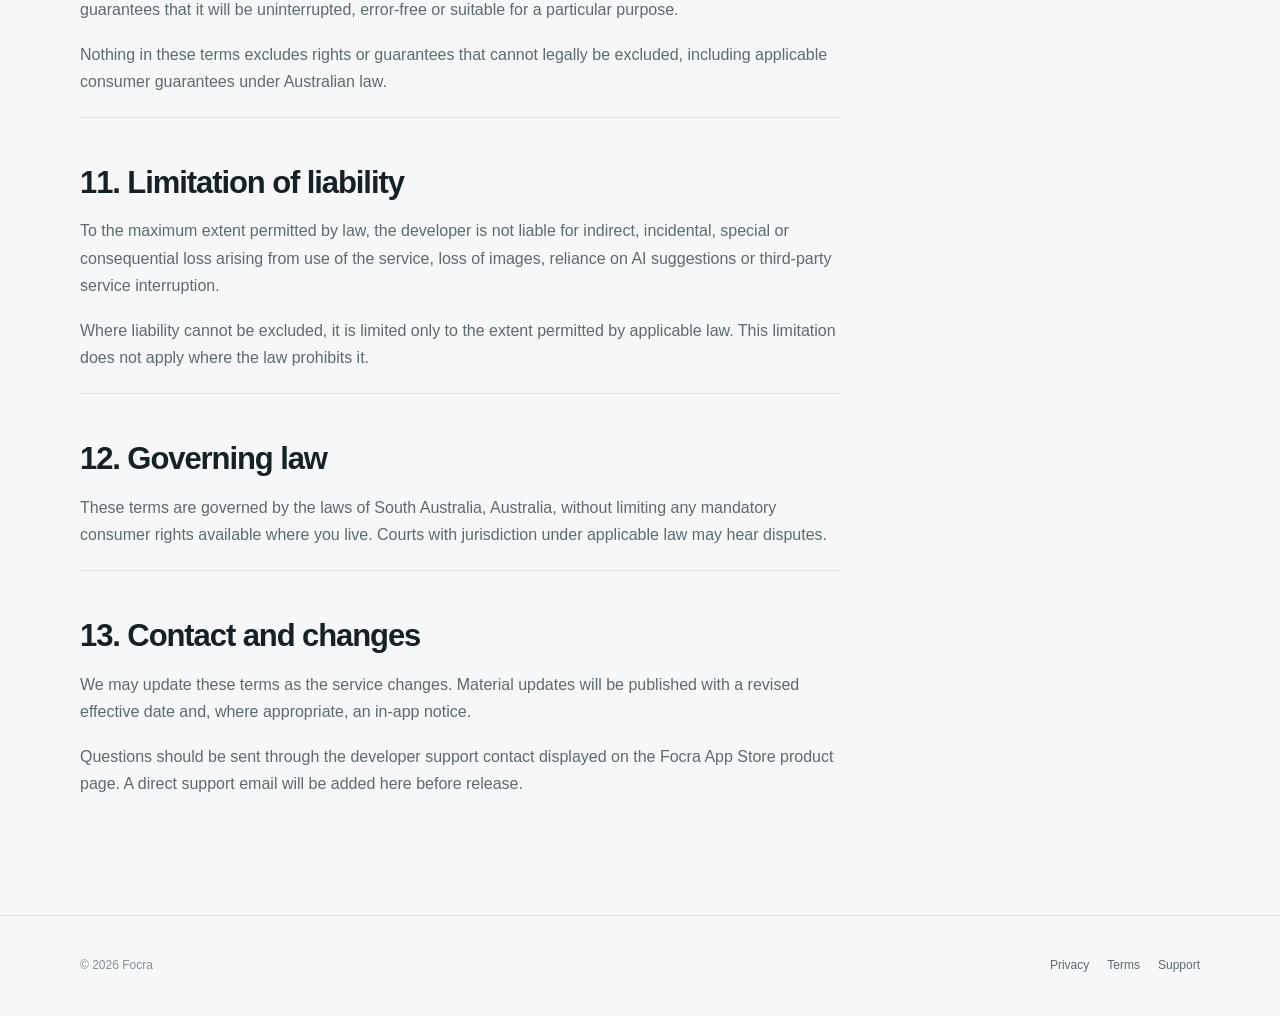
<file: terms/index.html>
<!doctype html>
<html lang="en">
<head>
  <meta charset="utf-8">
  <meta name="viewport" content="width=device-width, initial-scale=1">
  <meta name="description" content="Terms of Use for Focra.">
  <meta name="theme-color" content="#f5f7f8">
  <meta property="og:title" content="Terms of Use | Focra">
  <meta property="og:description" content="The rules for using Focra and its optional AI features.">
  <meta property="og:type" content="website">
  <meta property="og:url" content="https://focra.app/terms/">
  <meta property="og:image" content="https://focra.app/assets/focra-social-card.png">
  <meta name="twitter:card" content="summary_large_image">
  <title>Terms of Use | Focra</title>
  <link rel="icon" href="../assets/focra-logo.svg" type="image/svg+xml">
  <link rel="apple-touch-icon" href="../assets/focra-app-icon.png">
  <link rel="stylesheet" href="../assets/legal.css">
</head>
<body>
  <header class="site-header">
    <nav class="nav" aria-label="Primary navigation">
      <a class="brand" href="../" aria-label="Focra home"><span class="brand-logo" aria-hidden="true"></span><span class="brand-text">Focra</span></a>
      <div class="nav-actions"><a class="nav-link" href="../privacy/">Privacy</a><a class="nav-link" aria-current="page" href="./">Terms</a><a class="nav-link" href="../support/">Support</a><div class="language-switch" aria-label="Language"><button type="button" data-language-button="en">EN</button><button type="button" data-language-button="zh">中文</button></div></div>
    </nav>
  </header>
  <div class="shell">
    <main class="document">
      <article data-lang="en">
        <header class="hero"><p class="eyebrow">Terms of Use</p><h1>Use the coach as guidance, not a guarantee.</h1><p class="lede">These terms explain the rules for using Focra, its account services and optional AI features.</p><p class="effective">Effective August 13, 2026</p></header>
        <section class="legal-section" id="acceptance"><h2>1. Acceptance</h2><p>By downloading, accessing or using Focra, you agree to these Terms of Use and the Privacy Policy. If you do not agree, do not use the service.</p><p>If you use the app for an organization, you confirm that you have authority to accept these terms for that organization.</p></section>
        <section class="legal-section" id="eligibility"><h2>2. Eligibility and accounts</h2><p>You must be at least 13 years old, or the higher minimum age required in your country. If local law requires parental consent, you may use the service only with that consent.</p><p>You are responsible for providing accurate account information, keeping access to your email or Apple account secure and notifying us of suspected unauthorized access. You may not sell, transfer or share an account in a way that compromises security.</p></section>
        <section class="legal-section" id="service"><h2>3. The service</h2><p>Focra provides camera tools, pose references, filters, composition suggestions and optional cloud AI analysis. Results are aesthetic suggestions and may be inaccurate, delayed or unavailable.</p><p>The app does not promise that a photograph will achieve a particular quality, score, commercial outcome or social response. You remain responsible for framing, capture, editing, publication and use of every image.</p></section>
        <section class="legal-section" id="content"><h2>4. Your photos and content</h2><p>You retain ownership of photos and other content you create. You grant us a limited, temporary right to process content only as needed to provide the feature you request, secure the service and comply with law.</p><p>You must have the necessary rights and permissions for content you upload. You are responsible for respecting privacy, publicity, copyright and location restrictions, including when photographing other people or private property.</p></section>
        <section class="legal-section" id="conduct"><h2>5. Acceptable use</h2><p>You must not:</p><ul><li>Use the service for unlawful, harmful, deceptive or abusive activity.</li><li>Upload content that infringes rights or that you are not authorized to share.</li><li>Attempt to bypass authentication, consent, rate limits or security controls.</li><li>Probe, reverse engineer or disrupt the service except where applicable law expressly permits it.</li><li>Use automated systems to overload the service or extract model output at scale.</li><li>Use the service to create or facilitate exploitation, harassment, stalking or non-consensual intimate imagery.</li></ul></section>
        <section class="legal-section" id="ai"><h2>6. AI features</h2><p>AI output may be incomplete, subjective or wrong. You should review suggestions before acting on or publishing them. Cloud AI availability depends on network access and third-party providers.</p><p>Do not rely on the service for safety-critical, medical, legal, biometric identification or other high-risk decisions. Pose outlines are creative guides and are not health or body-assessment tools.</p></section>
        <section class="legal-section" id="third-party"><h2>7. Third-party services</h2><p>The service may rely on Apple, Supabase, Volcengine Ark, hosting providers and GitHub Pages. Their own terms and privacy practices may apply to their services. We are not responsible for third-party products outside our reasonable control.</p></section>
        <section class="legal-section" id="ip"><h2>8. Our intellectual property</h2><p>The app, interface, software, pose-guide artwork, branding and documentation are owned by the developer or licensed to the developer. These terms grant you a limited, personal, non-exclusive, non-transferable and revocable right to use the app for its intended purpose.</p><p>You may not copy, resell or distribute protected parts of the service except as allowed by law or written permission. Third-party photographs and assets remain subject to their respective licences.</p></section>
        <section class="legal-section" id="changes"><h2>9. Changes, suspension and termination</h2><p>We may update, add, remove or discontinue features. We may suspend access to protect users, comply with law, maintain the service or address violations of these terms.</p><p>You may stop using the app at any time and may delete your account from the Account screen. Sections that by their nature should survive termination will continue to apply.</p></section>
        <section class="legal-section" id="warranty"><h2>10. Disclaimers</h2><p>To the maximum extent permitted by law, the service is provided on an “as available” basis without guarantees that it will be uninterrupted, error-free or suitable for a particular purpose.</p><p>Nothing in these terms excludes rights or guarantees that cannot legally be excluded, including applicable consumer guarantees under Australian law.</p></section>
        <section class="legal-section" id="liability"><h2>11. Limitation of liability</h2><p>To the maximum extent permitted by law, the developer is not liable for indirect, incidental, special or consequential loss arising from use of the service, loss of images, reliance on AI suggestions or third-party service interruption.</p><p>Where liability cannot be excluded, it is limited only to the extent permitted by applicable law. This limitation does not apply where the law prohibits it.</p></section>
        <section class="legal-section" id="law"><h2>12. Governing law</h2><p>These terms are governed by the laws of South Australia, Australia, without limiting any mandatory consumer rights available where you live. Courts with jurisdiction under applicable law may hear disputes.</p></section>
        <section class="legal-section" id="contact"><h2>13. Contact and changes</h2><p>We may update these terms as the service changes. Material updates will be published with a revised effective date and, where appropriate, an in-app notice.</p><p>Questions should be sent through the developer support contact displayed on the Focra App Store product page. A direct support email will be added here before release.</p></section>
      </article>

      <article data-lang="zh" hidden>
        <header class="hero"><p class="eyebrow">用户协议</p><h1>把它当作拍摄建议，而不是结果保证。</h1><p class="lede">本协议说明使用 Focra、账号服务及可选 AI 功能时适用的规则。</p><p class="effective">生效日期：2026 年 8 月 13 日</p></header>
        <section class="legal-section"><h2>1. 接受协议</h2><p>下载、访问或使用 Focra，即表示你同意本用户协议和隐私政策。如不同意，请勿使用本服务。</p><p>如果你代表某个组织使用应用，即表示你确认有权代表该组织接受本协议。</p></section>
        <section class="legal-section"><h2>2. 使用资格与账号</h2><p>你必须年满 13 周岁，或达到所在国家或地区规定的更高最低年龄。如当地法律要求监护人同意，则只有在取得同意后方可使用。</p><p>你有责任提供准确账号信息、保护邮箱或 Apple 账号访问安全，并在怀疑未经授权访问时通知我们。不得以损害账号安全的方式出售、转让或共享账号。</p></section>
        <section class="legal-section"><h2>3. 服务内容</h2><p>Focra 提供相机工具、姿势参考、滤镜、构图建议和可选云端 AI 分析。结果属于审美建议，可能不准确、延迟或暂时不可用。</p><p>应用不保证照片达到特定质量、评分、商业结果或社交反馈。每张图片的构图、拍摄、编辑、发布和使用仍由你负责。</p></section>
        <section class="legal-section"><h2>4. 你的照片与内容</h2><p>你保留所创作照片及其他内容的所有权。你授予我们有限且临时的处理权，仅用于提供你主动请求的功能、保护服务和遵守法律。</p><p>你必须拥有上传内容所需的权利和许可。拍摄他人或私人场所时，你有责任遵守隐私权、肖像权、著作权和场地限制。</p></section>
        <section class="legal-section"><h2>5. 可接受使用</h2><p>你不得：</p><ul><li>将服务用于违法、有害、欺骗或滥用活动。</li><li>上传侵犯权利或无权分享的内容。</li><li>试图绕过身份验证、用户授权、频率限制或安全控制。</li><li>探测、逆向工程或破坏服务，但适用法律明确允许的除外。</li><li>使用自动化系统使服务过载或大规模提取模型输出。</li><li>利用服务实施剥削、骚扰、跟踪或制作未经同意的私密图像。</li></ul></section>
        <section class="legal-section"><h2>6. AI 功能</h2><p>AI 输出可能不完整、主观或错误。采取行动或发布内容前应自行审查。云端 AI 的可用性取决于网络和第三方服务。</p><p>请勿将服务用于安全关键、医疗、法律、生物识别身份判断或其他高风险决策。姿势轮廓仅是创作引导，不是健康或身体评估工具。</p></section>
        <section class="legal-section"><h2>7. 第三方服务</h2><p>服务可能依赖 Apple、Supabase、火山引擎方舟、基础设施提供商和 GitHub Pages。其自身条款和隐私实践可能适用。对于超出我们合理控制范围的第三方产品，我们不承担责任。</p></section>
        <section class="legal-section"><h2>8. 我们的知识产权</h2><p>应用、界面、软件、姿势引导作品、品牌和文档由开发者所有或获得合法许可。本协议仅授予你为预期目的使用应用的有限、个人、非独占、不可转让且可撤销的权利。</p><p>除法律或书面许可允许外，不得复制、转售或分发服务中受保护的部分。第三方照片和素材仍适用各自许可。</p></section>
        <section class="legal-section"><h2>9. 变更、暂停与终止</h2><p>我们可能更新、增加、移除或停止功能。为保护用户、遵守法律、维护服务或处理违规行为，我们可能暂停访问。</p><p>你可以随时停止使用应用，也可以在账号页面删除账号。根据性质应在终止后继续有效的条款仍将适用。</p></section>
        <section class="legal-section"><h2>10. 免责声明</h2><p>在法律允许的最大范围内，服务按“可用状态”提供，不保证持续、不出错或适合特定用途。</p><p>本协议不排除法律上不能排除的权利或保障，包括澳大利亚法律下适用的消费者保障。</p></section>
        <section class="legal-section"><h2>11. 责任限制</h2><p>在法律允许的最大范围内，开发者不对使用服务、图像丢失、依赖 AI 建议或第三方服务中断导致的间接、附带、特殊或后果性损失负责。</p><p>无法排除责任时，责任仅在适用法律允许范围内受限。法律禁止限制的情形不适用本条。</p></section>
        <section class="legal-section"><h2>12. 适用法律</h2><p>本协议受澳大利亚南澳大利亚州法律管辖，但不限制你所在地法律规定的强制性消费者权利。依法有管辖权的法院可审理争议。</p></section>
        <section class="legal-section"><h2>13. 联系与协议更新</h2><p>我们可能随服务变化更新本协议。重大更新会公布新的生效日期，并在适当情况下提供应用内通知。</p><p>问题请通过 Focra App Store 产品页显示的开发者支持方式提出。正式上线前，本页会补充直接支持邮箱。</p></section>
      </article>
    </main>
    <aside class="toc" data-lang="en" aria-label="On this page"><p class="toc-title">On this page</p><a href="#acceptance">Acceptance</a><a href="#eligibility">Accounts</a><a href="#service">The service</a><a href="#content">Your content</a><a href="#conduct">Acceptable use</a><a href="#ai">AI features</a><a href="#warranty">Disclaimers</a><a href="#law">Governing law</a><a href="#contact">Contact</a></aside>
  </div>
  <footer class="site-footer"><div class="footer-inner"><span>© 2026 Focra</span><div class="footer-links"><a href="../privacy/">Privacy</a><a href="./">Terms</a><a href="../support/">Support</a></div></div></footer>
  <script src="../assets/legal.js"></script>
</body>
</html>
</file>
<file: assets/legal.css>
:root {
  color-scheme: light dark;
  --page: #f5f7f8;
  --surface: #ffffff;
  --ink: #152126;
  --muted: #5d6a70;
  --quiet: #849097;
  --line: #dce2e5;
  --accent: #327f8e;
  --accent-strong: #236673;
  --accent-soft: #e4f1f3;
  --focus: #0f6f82;
  --radius: 16px;
}

* { box-sizing: border-box; }

html { scroll-behavior: smooth; }

body {
  margin: 0;
  min-width: 320px;
  min-height: 100dvh;
  background: var(--page);
  color: var(--ink);
  font-family: ui-sans-serif, -apple-system, BlinkMacSystemFont, "Segoe UI", "Noto Sans", "Noto Sans SC", sans-serif;
  font-size: 16px;
  line-height: 1.72;
  text-rendering: optimizeLegibility;
}

a { color: var(--accent-strong); text-underline-offset: 3px; }
a:hover { text-decoration-thickness: 2px; }
a:focus-visible, button:focus-visible { outline: 3px solid var(--focus); outline-offset: 3px; }

.site-header {
  position: sticky;
  top: 0;
  z-index: 10;
  border-bottom: 1px solid color-mix(in srgb, var(--line) 84%, transparent);
  background: color-mix(in srgb, var(--page) 92%, transparent);
  backdrop-filter: blur(16px);
  -webkit-backdrop-filter: blur(16px);
}

.nav {
  width: min(1120px, calc(100% - 40px));
  min-height: 68px;
  margin: 0 auto;
  display: flex;
  align-items: center;
  justify-content: space-between;
  gap: 24px;
}

.brand {
  display: inline-flex;
  align-items: center;
  gap: 11px;
  color: var(--ink);
  text-decoration: none;
  font-size: 14px;
  font-weight: 760;
  letter-spacing: -0.01em;
}

.brand-logo {
  width: 32px;
  height: 32px;
  background: var(--ink);
  -webkit-mask: url("./focra-logo.svg") center / contain no-repeat;
  mask: url("./focra-logo.svg") center / contain no-repeat;
  flex: 0 0 auto;
}

.nav-actions { display: flex; align-items: center; gap: 18px; }
.nav-link { color: var(--muted); text-decoration: none; font-size: 13px; font-weight: 650; }
.nav-link[aria-current="page"] { color: var(--ink); }

.language-switch {
  display: flex;
  align-items: center;
  gap: 3px;
  padding: 3px;
  border: 1px solid var(--line);
  border-radius: 12px;
  background: var(--surface);
}

.language-switch button {
  min-width: 40px;
  min-height: 32px;
  border: 0;
  border-radius: 9px;
  background: transparent;
  color: var(--muted);
  font: inherit;
  font-size: 12px;
  font-weight: 720;
  cursor: pointer;
}

.language-switch button[aria-pressed="true"] { background: var(--accent-soft); color: var(--accent-strong); }
.language-switch button:active { transform: translateY(1px); }

.shell {
  width: min(1120px, calc(100% - 40px));
  margin: 0 auto;
  display: grid;
  grid-template-columns: minmax(0, 1fr) 230px;
  gap: clamp(48px, 7vw, 96px);
  align-items: start;
}

.document { min-width: 0; padding: clamp(58px, 8vw, 108px) 0 96px; }
.hero { max-width: 760px; padding-bottom: clamp(44px, 6vw, 72px); border-bottom: 1px solid var(--line); }
.eyebrow { margin: 0 0 18px; color: var(--accent-strong); font-size: 12px; font-weight: 800; letter-spacing: 0.12em; text-transform: uppercase; }
h1 { max-width: 720px; margin: 0; font-size: clamp(42px, 7vw, 74px); line-height: 0.98; letter-spacing: -0.055em; font-weight: 780; }
.lede { max-width: 650px; margin: 26px 0 0; color: var(--muted); font-size: clamp(17px, 2.2vw, 20px); line-height: 1.62; }
.effective { margin: 22px 0 0; color: var(--quiet); font-size: 13px; }

.notice {
  margin: 34px 0 0;
  padding: 18px 20px;
  border: 1px solid color-mix(in srgb, var(--accent) 28%, var(--line));
  border-radius: var(--radius);
  background: var(--accent-soft);
  color: var(--accent-strong);
  font-size: 14px;
}

.legal-section { max-width: 760px; padding: 46px 0 4px; }
.legal-section + .legal-section { border-top: 1px solid var(--line); }
h2 { margin: 0 0 16px; color: var(--ink); font-size: clamp(24px, 3vw, 31px); line-height: 1.22; letter-spacing: -0.035em; }
h3 { margin: 26px 0 8px; font-size: 17px; line-height: 1.35; }
p { margin: 0 0 17px; color: var(--muted); }
ul { margin: 13px 0 22px; padding-left: 1.25em; color: var(--muted); }
li { margin: 8px 0; padding-left: 5px; }
strong { color: var(--ink); font-weight: 720; }

.toc { position: sticky; top: 100px; padding-top: 104px; }
.toc-title { margin: 0 0 13px; color: var(--quiet); font-size: 11px; font-weight: 800; letter-spacing: 0.1em; text-transform: uppercase; }
.toc a { display: block; padding: 6px 0; color: var(--muted); text-decoration: none; font-size: 13px; line-height: 1.4; }
.toc a:hover { color: var(--accent-strong); }

.site-footer { border-top: 1px solid var(--line); }
.footer-inner { width: min(1120px, calc(100% - 40px)); min-height: 100px; margin: 0 auto; display: flex; align-items: center; justify-content: space-between; gap: 24px; color: var(--quiet); font-size: 12px; }
.footer-links { display: flex; gap: 18px; }
.footer-links a { color: var(--muted); text-decoration: none; }

.hub { width: min(920px, calc(100% - 40px)); margin: 0 auto; padding: clamp(74px, 12vw, 140px) 0 96px; }
.hub h1 { max-width: 800px; }
.hub-list { margin-top: 64px; border-top: 1px solid var(--line); }
.hub-item { display: grid; grid-template-columns: 1fr auto; gap: 24px; align-items: center; padding: 28px 0; border-bottom: 1px solid var(--line); color: var(--ink); text-decoration: none; }
.hub-item h2 { margin: 0 0 4px; font-size: 21px; }
.hub-item p { margin: 0; font-size: 14px; }
.hub-arrow { color: var(--accent-strong); font-size: 22px; transition: transform 160ms ease; }
.hub-item:hover .hub-arrow { transform: translateX(4px); }

.support-page { width: min(1120px, calc(100% - 40px)); margin: 0 auto; padding: clamp(58px, 8vw, 108px) 0 96px; }
.support-page .hero { max-width: 920px; }
.support-actions { margin-top: 32px; display: flex; align-items: center; gap: 18px; flex-wrap: wrap; color: var(--quiet); font-size: 13px; }
.support-primary { display: inline-flex; min-height: 46px; align-items: center; padding: 0 20px; border-radius: 13px; background: var(--ink); color: var(--surface); text-decoration: none; font-size: 13px; font-weight: 760; }
.support-grid { display: grid; grid-template-columns: repeat(2, minmax(0, 1fr)); gap: 1px; margin-top: 54px; background: var(--line); border: 1px solid var(--line); }
.support-card { min-height: 250px; padding: clamp(26px, 4vw, 42px); background: var(--page); }
.support-number { margin: 0 0 36px; color: var(--accent-strong); font-size: 11px; font-weight: 800; letter-spacing: .12em; }
.support-card h2 { max-width: 420px; font-size: 23px; }
.support-card p:last-child { max-width: 430px; margin: 0; font-size: 14px; }
.contact-panel { margin-top: 72px; padding: clamp(28px, 5vw, 54px); border-radius: 24px; background: var(--ink); display: grid; grid-template-columns: 1fr auto; gap: 42px; align-items: end; }
.contact-panel h2, .contact-panel strong { color: var(--surface); }
.contact-panel p { max-width: 680px; color: color-mix(in srgb, var(--surface) 72%, transparent); }
.contact-panel .eyebrow { color: color-mix(in srgb, var(--surface) 55%, transparent); }
.contact-panel a { color: var(--surface); font-size: 14px; font-weight: 760; }

[hidden] { display: none !important; }

@media (max-width: 820px) {
  .nav { width: min(100% - 28px, 720px); }
  .nav-link { display: none; }
  .shell { width: min(100% - 36px, 720px); display: block; }
  .toc { display: none; }
  .document { padding-top: 58px; }
  .footer-inner { width: min(100% - 36px, 720px); padding: 25px 0; align-items: flex-start; flex-direction: column; justify-content: center; }
  .hub { width: min(100% - 36px, 720px); }
  .support-page { width: min(100% - 36px, 720px); }
  .support-grid { grid-template-columns: 1fr; }
  .contact-panel { grid-template-columns: 1fr; gap: 18px; }
}

@media (max-width: 480px) {
  .brand-text { display: none; }
  .nav-actions { gap: 10px; }
  h1 { font-size: 42px; }
  .legal-section { padding-top: 36px; }
  .hub-item { grid-template-columns: 1fr 24px; }
}

@media (prefers-color-scheme: dark) {
  :root {
    --page: #0d1113;
    --surface: #171d20;
    --ink: #edf3f5;
    --muted: #aab6bb;
    --quiet: #7f8d93;
    --line: #293236;
    --accent: #63b6c6;
    --accent-strong: #8ad0dd;
    --accent-soft: #15292e;
    --focus: #8ad0dd;
  }
}

@media (prefers-reduced-motion: reduce) {
  html { scroll-behavior: auto; }
  *, *::before, *::after { transition-duration: 0.01ms !important; }
}

@media (prefers-reduced-transparency: reduce) {
  .site-header { background: var(--page); backdrop-filter: none; -webkit-backdrop-filter: none; }
}
</file>
